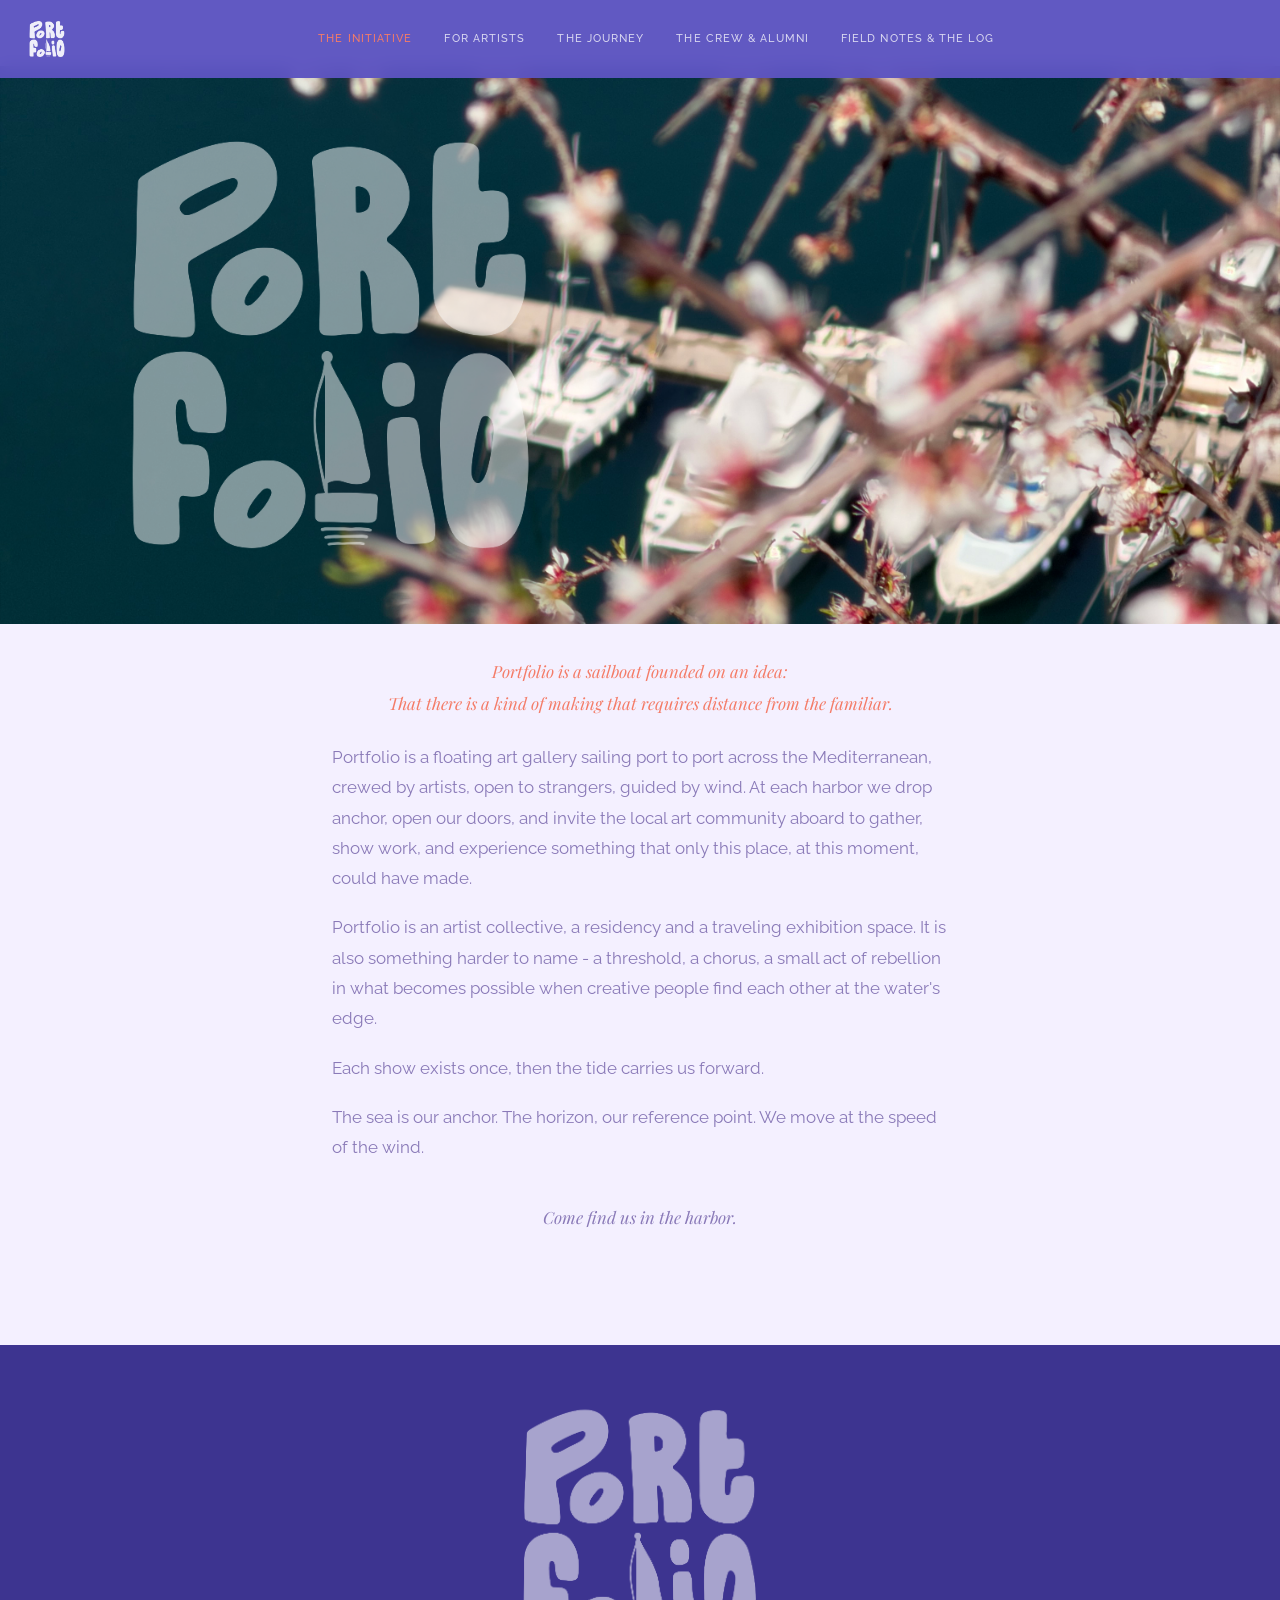
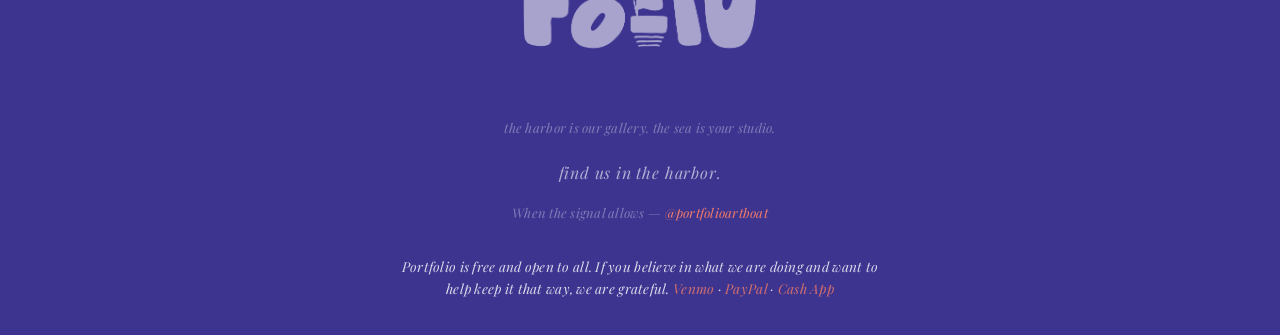
<file: index.html>
<!DOCTYPE html>
<html lang="en">
<head>
  <meta charset="UTF-8" />
  <meta name="viewport" content="width=device-width, initial-scale=1.0" />
  <title>Portfolio — The Initiative</title>
  <link rel="preconnect" href="https://fonts.googleapis.com" />
  <link rel="preconnect" href="https://fonts.gstatic.com" crossorigin />
  <link href="https://fonts.googleapis.com/css2?family=Playfair+Display:ital,wght@0,400;0,700;1,400&family=Raleway:wght@400;500;600;700&display=swap" rel="stylesheet" />
  <link rel="icon" type="image/png" href="logo3.png" />
  <link rel="stylesheet" href="style.css?v=4" />
</head>
<body>

<!-- HORIZONTAL NAV — all pages across the top -->
<nav class="nav-horizontal">
  <a href="index.html"><img src="logo3.png" class="nav-logo" alt="Portfolio" /></a>
  <a href="index.html" class="active">The Initiative</a>
  <a href="artists.html">For Artists</a>
  <a href="map.html">The Journey</a>
  <a href="about.html">The Crew & Alumni</a>
  <a href="field-notes.html">Field Notes & The Log</a>
</nav>

<!-- PHOTO HEADER -->
<div class="home-photo">
  <img src="logo3.png" alt="Portfolio" class="photo-overlay-logo" />
</div>

<!-- INITIATIVE COPY -->
<div class="home-copy">
  <p class="frame-line" style="text-align: center; margin-bottom: 0.1rem; color: var(--gold);">Portfolio is a sailboat founded on an idea:</p>
  <p class="frame-line" style="text-align: center; margin-top: 0; margin-bottom: 1.5rem; color: var(--gold);">That there is a kind of making that requires distance from the familiar.</p>

  <p>Portfolio is a floating art gallery sailing port to port across the Mediterranean, crewed by artists, open to strangers, guided by wind. At each harbor we drop anchor, open our doors, and invite the local art community aboard to gather, show work, and experience something that only this place, at this moment, could have made.</p>

  <p>Portfolio is an artist collective, a residency and a traveling exhibition space. It is also something harder to name - a threshold, a chorus, a small act of rebellion in what becomes possible when creative people find each other at the water's edge.</p>

  <p>Each show exists once, then the tide carries us forward.</p>

  <p>The sea is our anchor. The horizon, our reference point. We move at the speed of the wind.</p>

  <p class="frame-line closing" style="text-align: center;">Come find us in the harbor.</p>
</div>

<footer>
  <a href="index.html"><img src="logo3.png" alt="Portfolio" class="footer-logo" /></a>
  <p class="footer-tagline">the harbor is our gallery. the sea is your studio.</p>
  <p class="footer-close"><a href="map.html">find us in the harbor.</a></p>
  <p class="footer-tagline" style="margin-top: 1rem;">When the signal allows — <a href="https://instagram.com/portfolioartboat">@portfolioartboat</a></p>
  <p class="footer-tagline" style="margin-top: 2rem; font-size: 0.85rem; opacity: 0.81; color: #ffffff; max-width: 480px; margin-left: auto; margin-right: auto; line-height: 1.6;">Portfolio is free and open to all. If you believe in what we are doing and want to help keep it that way, we are grateful. <a href="https://venmo.com/u/jalahala77">Venmo</a> · <a href="https://paypal.me/jalahala77">PayPal</a> · <a href="https://cash.app/$jalahala77">Cash App</a></p>
</footer>

</body>
</html>
</file>
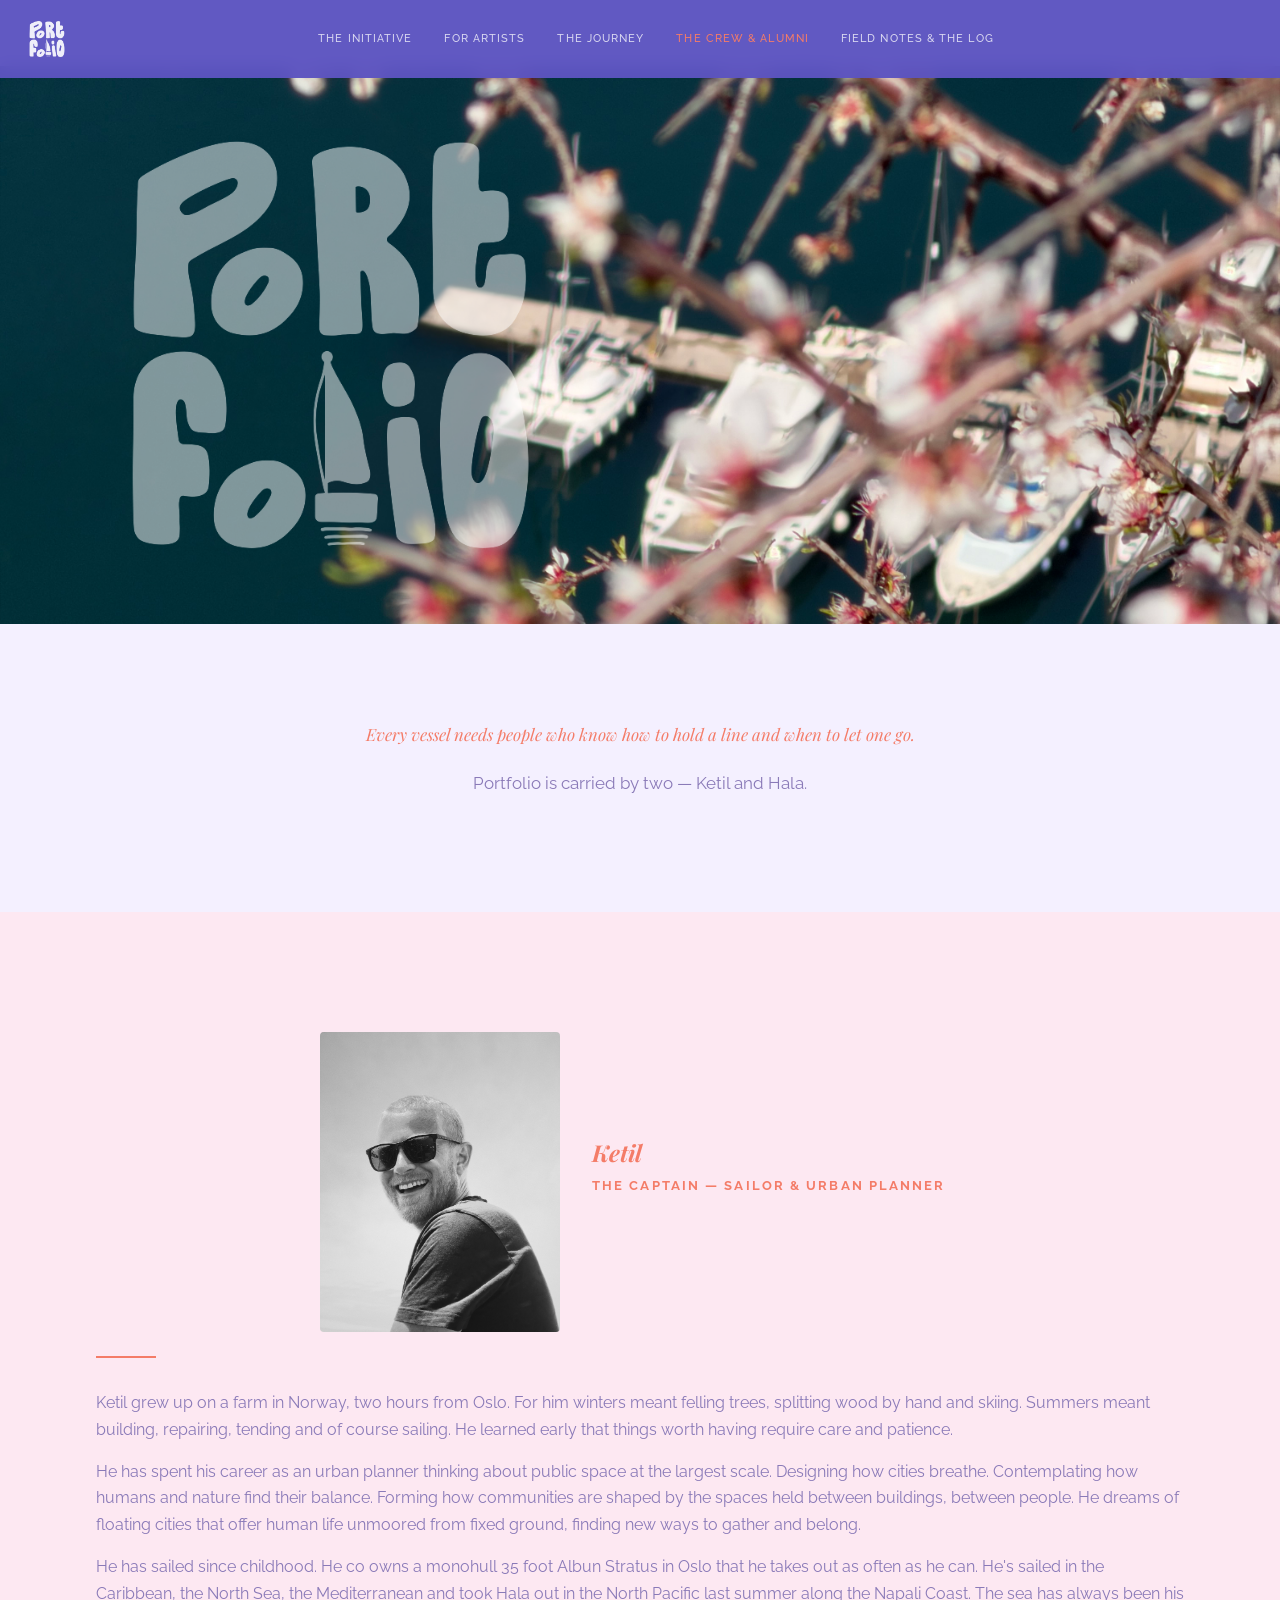
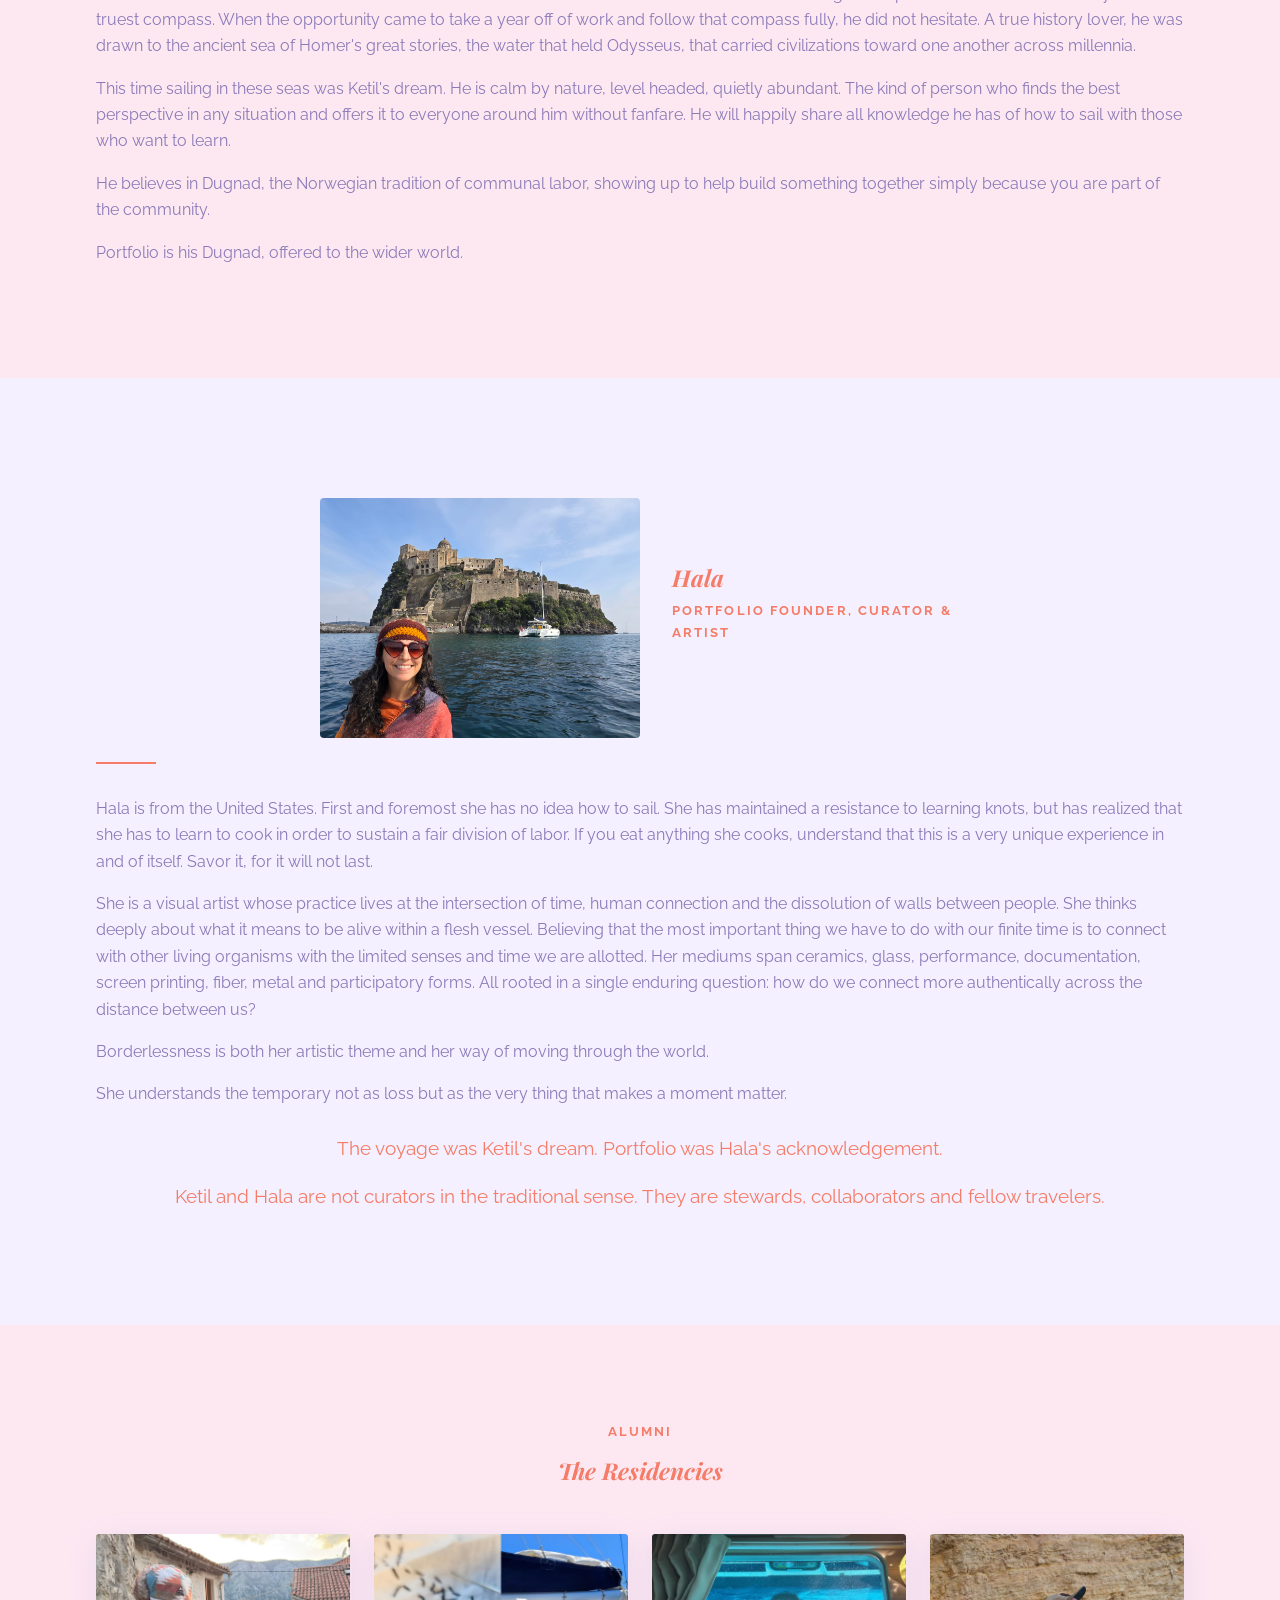
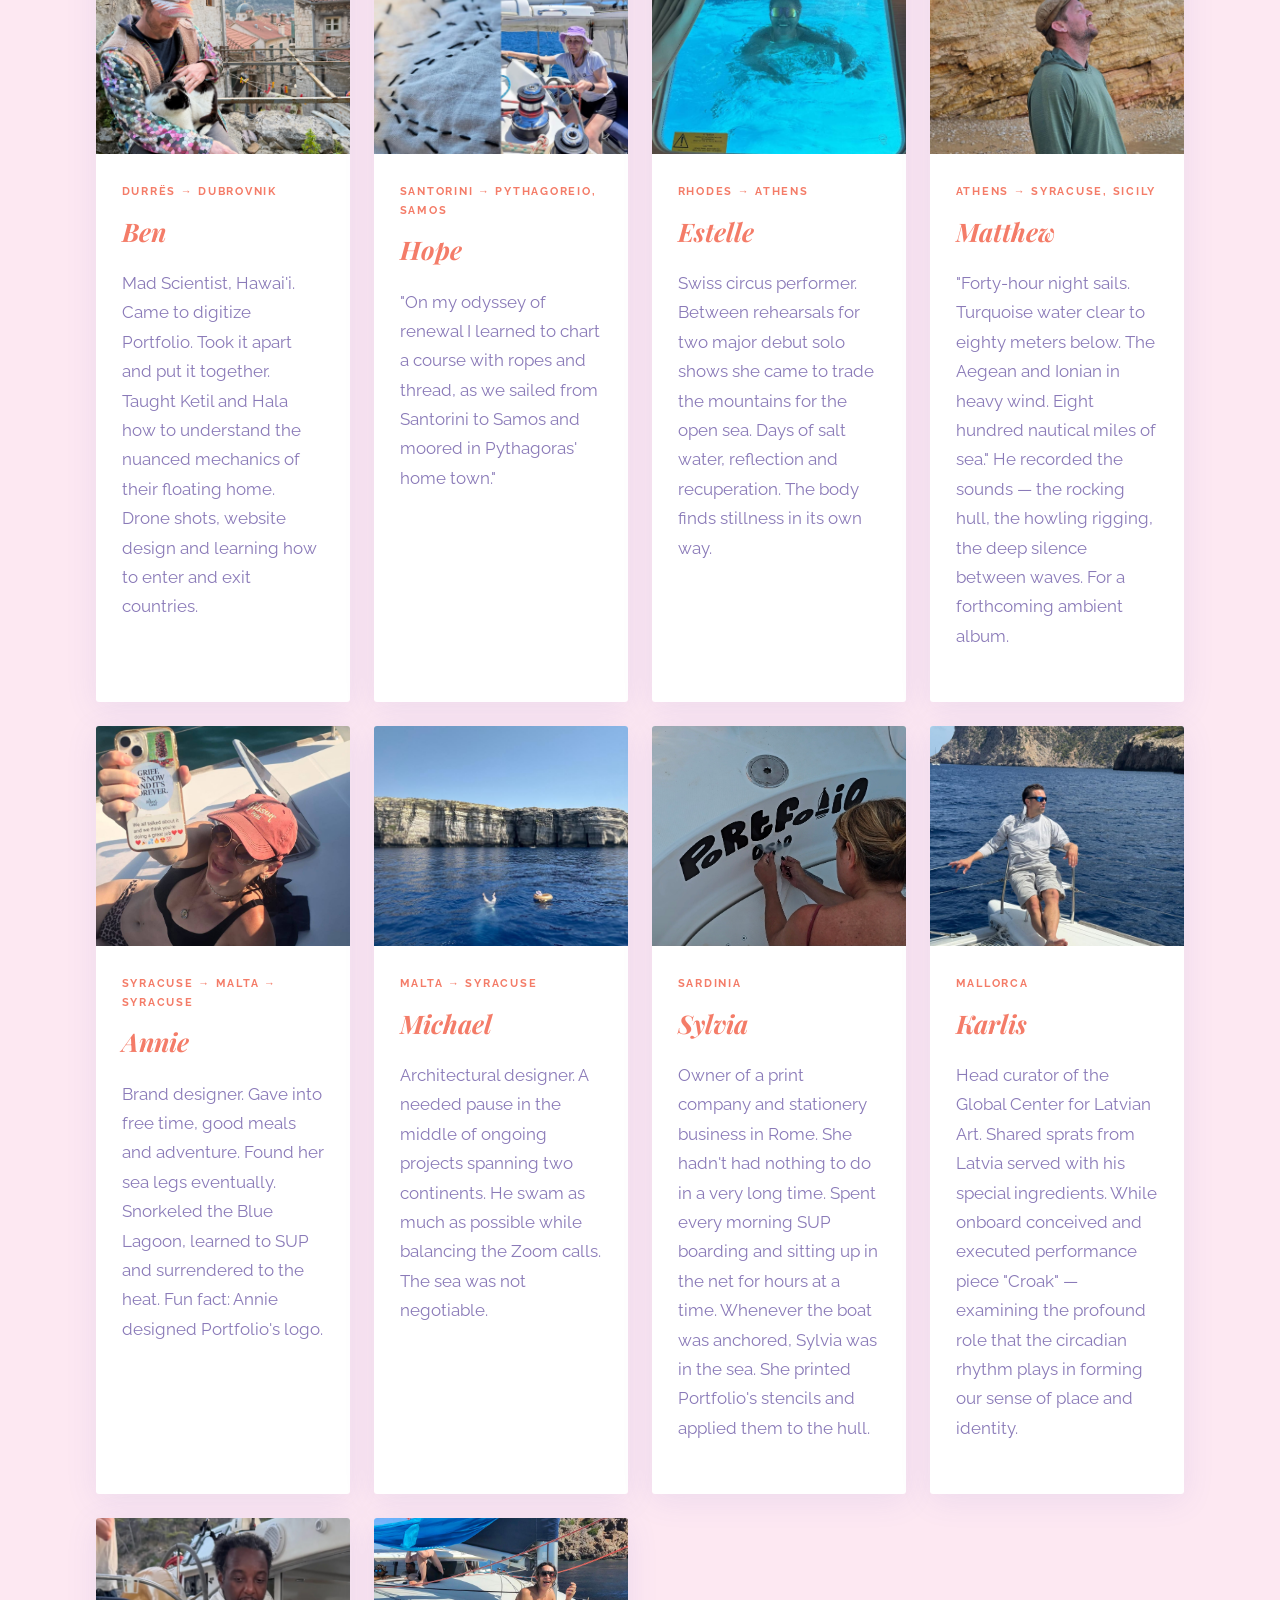
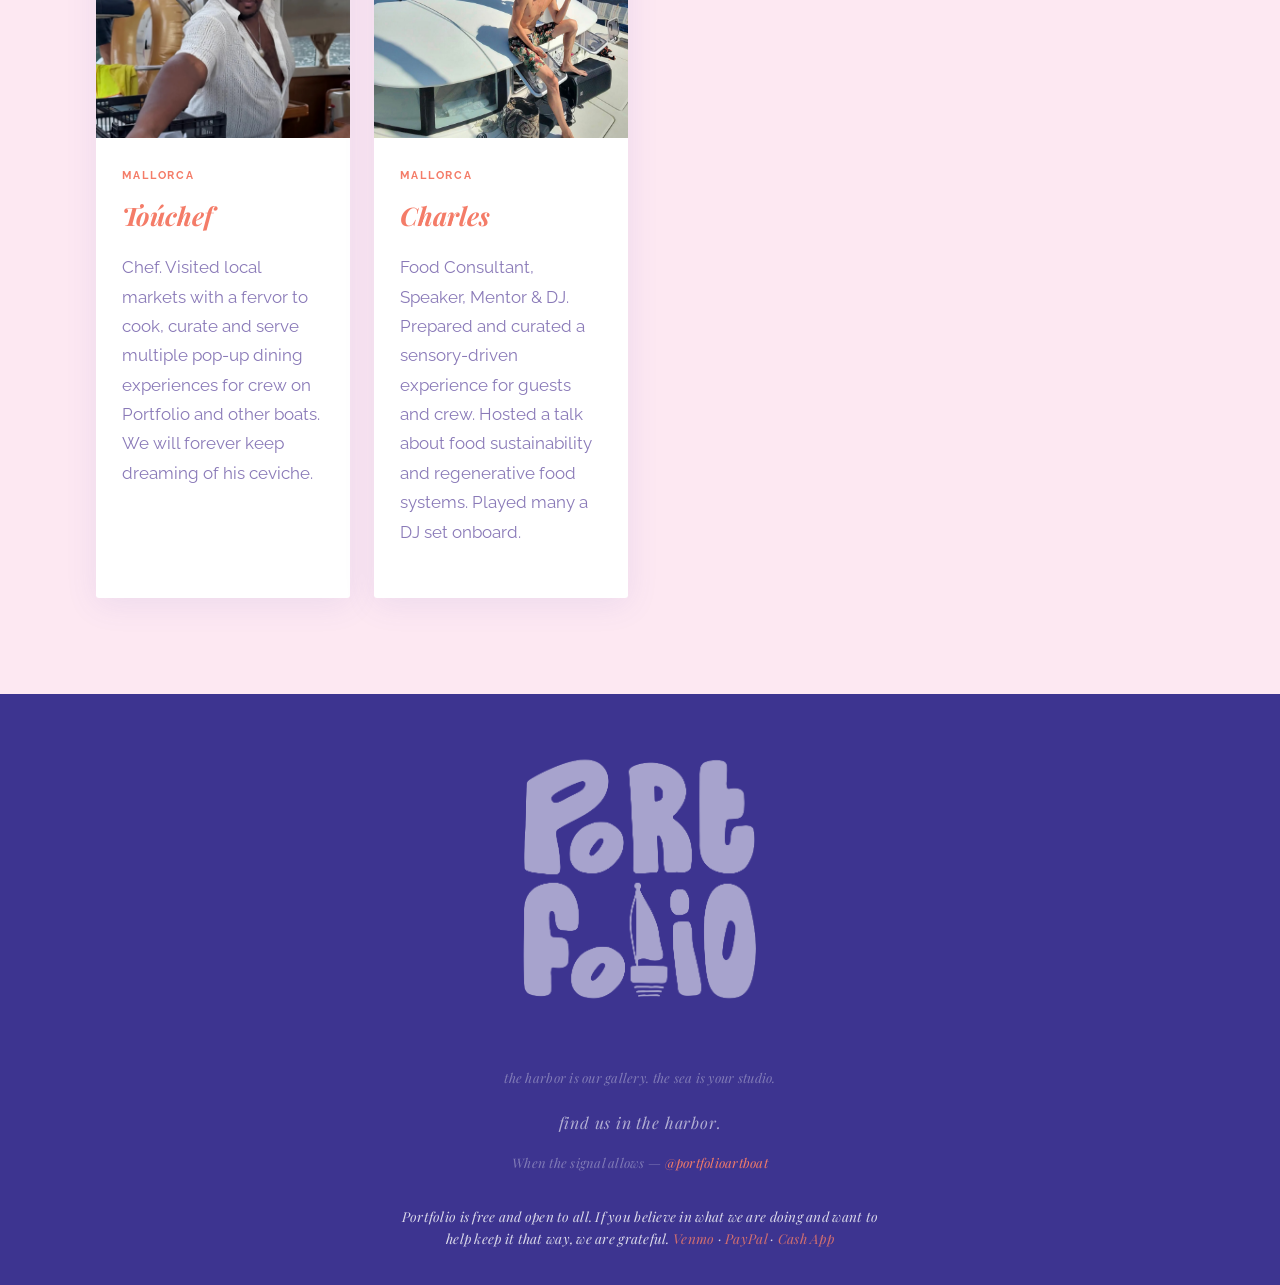
<file: about.html>
<!DOCTYPE html>
<html lang="en">
<head>
  <meta charset="UTF-8" />
  <meta name="viewport" content="width=device-width, initial-scale=1.0" />
  <title>The Crew & Alumni — Portfolio</title>
  <link rel="preconnect" href="https://fonts.googleapis.com" />
  <link rel="preconnect" href="https://fonts.gstatic.com" crossorigin />
  <link href="https://fonts.googleapis.com/css2?family=Playfair+Display:ital,wght@0,400;0,700;1,400&family=Raleway:wght@400;500;600;700&display=swap" rel="stylesheet" />
  <link rel="icon" type="image/png" href="logo3.png" />
  <link rel="stylesheet" href="style.css?v=5" />
</head>
<body>

<nav class="nav-horizontal">
  <a href="index.html"><img src="logo3.png" class="nav-logo" alt="Portfolio" /></a>
  <a href="index.html">The Initiative</a>
  <a href="artists.html">For Artists</a>
  <a href="map.html">The Journey</a>
  <a href="about.html" class="active">The Crew & Alumni</a>
  <a href="field-notes.html">Field Notes & The Log</a>
</nav>

<div class="home-photo">
  <img src="logo3.png" alt="Portfolio" class="photo-overlay-logo" />
</div>


<section class="section" style="text-align: center;">
  <div style="max-width: 680px; margin: 0 auto;">
    <p class="frame-line" style="margin-left: auto; margin-right: auto; color: var(--gold);">Every vessel needs people who know how to hold a line and when to let one go.</p>
    <p>Portfolio is carried by two — Ketil and Hala.</p>
  </div>
</section>

<section class="section section-alt">
  <div class="crew-photo-wrap">
    <img src="ketil_portrait.jpg" alt="Ketil" class="crew-photo" />
    <div class="crew-photo-label">
      <h2 class="crew-name">Ketil</h2>
      <span class="crew-role">The Captain — Sailor & Urban Planner</span>
    </div>
  </div>
  <div class="divider"></div>
  <div class="crew-body">
    <p>Ketil grew up on a farm in Norway, two hours from Oslo. For him winters meant felling trees, splitting wood by hand and skiing. Summers meant building, repairing, tending and of course sailing. He learned early that things worth having require care and patience.</p>
    <p>He has spent his career as an urban planner thinking about public space at the largest scale. Designing how cities breathe. Contemplating how humans and nature find their balance. Forming how communities are shaped by the spaces held between buildings, between people. He dreams of floating cities that offer human life unmoored from fixed ground, finding new ways to gather and belong.</p>
    <p>He has sailed since childhood. He co owns a monohull 35 foot Albun Stratus in Oslo that he takes out as often as he can. He's sailed in the Caribbean, the North Sea, the Mediterranean and took Hala out in the North Pacific last summer along the Napali Coast. The sea has always been his truest compass. When the opportunity came to take a year off of work and follow that compass fully, he did not hesitate. A true history lover, he was drawn to the ancient sea of Homer's great stories, the water that held Odysseus, that carried civilizations toward one another across millennia.</p>
    <p>This time sailing in these seas was Ketil's dream. He is calm by nature, level headed, quietly abundant. The kind of person who finds the best perspective in any situation and offers it to everyone around him without fanfare. He will happily share all knowledge he has of how to sail with those who want to learn.</p>
    <p>He believes in Dugnad, the Norwegian tradition of communal labor, showing up to help build something together simply because you are part of the community.</p>
    <p>Portfolio is his Dugnad, offered to the wider world.</p>
  </div>
</section>

<section class="section">
  <div class="crew-photo-wrap">
    <img src="hala_dinghy.jpg" alt="Hala" class="crew-photo" style="width: 320px; height: 240px; object-position: center 20%;" />
    <div class="crew-photo-label">
      <h2 class="crew-name">Hala</h2>
      <span class="crew-role">Portfolio Founder, Curator & Artist</span>
    </div>
  </div>
  <div class="divider"></div>
  <div class="crew-body">
    <p>Hala is from the United States. First and foremost she has no idea how to sail. She has maintained a resistance to learning knots, but has realized that she has to learn to cook in order to sustain a fair division of labor. If you eat anything she cooks, understand that this is a very unique experience in and of itself. Savor it, for it will not last.</p>
    <p>She is a visual artist whose practice lives at the intersection of time, human connection and the dissolution of walls between people. She thinks deeply about what it means to be alive within a flesh vessel. Believing that the most important thing we have to do with our finite time is to connect with other living organisms with the limited senses and time we are allotted. Her mediums span ceramics, glass, performance, documentation, screen printing, fiber, metal and participatory forms. All rooted in a single enduring question: how do we connect more authentically across the distance between us?</p>
    <p>Borderlessness is both her artistic theme and her way of moving through the world.</p>
    <p>She understands the temporary not as loss but as the very thing that makes a moment matter.</p>
    <p style="text-align: center; font-size: 1.2rem; margin-top: 1.5rem; color: var(--gold);">The voyage was Ketil's dream. Portfolio was Hala's acknowledgement.</p>
    <p style="text-align: center; font-size: 1.2rem; margin-top: 1rem; color: var(--gold);">Ketil and Hala are not curators in the traditional sense. They are stewards, collaborators and fellow travelers.</p>
  </div>
</section>

<section class="section section-alt">
  <div style="text-align: center; margin-bottom: 3rem;">
    <span class="section-label">Alumni</span>
    <h2 style="margin-bottom: 0;">The Residencies</h2>
  </div>
  <div class="residency-cards">

    <div class="residency-card">
      <div class="residency-card-image" style="background-image: url('Ben_Residency.JPG'); background-size: cover; background-position: center;"></div>
      <div class="residency-card-body">
        <span class="residency-card-leg">Durrës → Dubrovnik</span>
        <h3 class="residency-card-name">Ben</h3>
        <p class="residency-card-desc">Mad Scientist, Hawai'i. Came to digitize Portfolio. Took it apart and put it together. Taught Ketil and Hala how to understand the nuanced mechanics of their floating home. Drone shots, website design and learning how to enter and exit countries.</p>
      </div>
    </div>

    <div class="residency-card">
      <div class="residency-card-image" style="background-image: url('Hope_Residency.jpg'); background-size: cover; background-position: center 40%;"></div>
      <div class="residency-card-body">
        <span class="residency-card-leg">Santorini → Pythagoreio, Samos</span>
        <h3 class="residency-card-name">Hope</h3>
        <p class="residency-card-desc">"On my odyssey of renewal I learned to chart a course with ropes and thread, as we sailed from Santorini to Samos and moored in Pythagoras' home town."</p>
      </div>
    </div>

    <div class="residency-card">
      <div class="residency-card-image" style="background-image: url('Estelle_Residency.jpg'); background-size: cover; background-position: center 50%;"></div>
      <div class="residency-card-body">
        <span class="residency-card-leg">Rhodes → Athens</span>
        <h3 class="residency-card-name">Estelle</h3>
        <p class="residency-card-desc">Swiss circus performer. Between rehearsals for two major debut solo shows she came to trade the mountains for the open sea. Days of salt water, reflection and recuperation. The body finds stillness in its own way.</p>
      </div>
    </div>

    <div class="residency-card">
      <div class="residency-card-image" style="background-image: url('Matt_Residency.jpg'); background-size: cover; background-position: 20% 40%;"></div>
      <div class="residency-card-body">
        <span class="residency-card-leg">Athens → Syracuse, Sicily</span>
        <h3 class="residency-card-name">Matthew</h3>
        <p class="residency-card-desc">"Forty-hour night sails. Turquoise water clear to eighty meters below. The Aegean and Ionian in heavy wind. Eight hundred nautical miles of sea." He recorded the sounds — the rocking hull, the howling rigging, the deep silence between waves. For a forthcoming ambient album.</p>
      </div>
    </div>

    <div class="residency-card">
      <div class="residency-card-image" style="background-image: url('Annie_Residency.jpg'); background-size: cover; background-position: center 30%;"></div>
      <div class="residency-card-body">
        <span class="residency-card-leg">Syracuse → Malta → Syracuse</span>
        <h3 class="residency-card-name">Annie</h3>
        <p class="residency-card-desc">Brand designer. Gave into free time, good meals and adventure. Found her sea legs eventually. Snorkeled the Blue Lagoon, learned to SUP and surrendered to the heat. Fun fact: Annie designed Portfolio's logo.</p>
      </div>
    </div>

    <div class="residency-card">
      <div class="residency-card-image" style="background-image: url('Michael_Residency.jpg'); background-size: cover; background-position: 55% center;"></div>
      <div class="residency-card-body">
        <span class="residency-card-leg">Malta → Syracuse</span>
        <h3 class="residency-card-name">Michael</h3>
        <p class="residency-card-desc">Architectural designer. A needed pause in the middle of ongoing projects spanning two continents. He swam as much as possible while balancing the Zoom calls. The sea was not negotiable.</p>
      </div>
    </div>

    <div class="residency-card">
      <div class="residency-card-image" style="background-image: url('Sylvia_Residency.jpg'); background-size: cover; background-position: center 65%;"></div>
      <div class="residency-card-body">
        <span class="residency-card-leg">Sardinia</span>
        <h3 class="residency-card-name">Sylvia</h3>
        <p class="residency-card-desc">Owner of a print company and stationery business in Rome. She hadn't had nothing to do in a very long time. Spent every morning SUP boarding and sitting up in the net for hours at a time. Whenever the boat was anchored, Sylvia was in the sea. She printed Portfolio's stencils and applied them to the hull.</p>
      </div>
    </div>

    <div class="residency-card">
      <div class="residency-card-image" style="background-image: url('Karlis_Residency.jpg'); background-size: cover; background-position: center 60%;"></div>
      <div class="residency-card-body">
        <span class="residency-card-leg">Mallorca</span>
        <h3 class="residency-card-name">Karlis</h3>
        <p class="residency-card-desc">Head curator of the Global Center for Latvian Art. Shared sprats from Latvia served with his special ingredients. While onboard conceived and executed performance piece "Croak" — examining the profound role that the circadian rhythm plays in forming our sense of place and identity.</p>
      </div>
    </div>

    <div class="residency-card">
      <div class="residency-card-image" style="background-image: url('Touchef_Residency.jpg'); background-size: cover; background-position: center 10%;"></div>
      <div class="residency-card-body">
        <span class="residency-card-leg">Mallorca</span>
        <h3 class="residency-card-name">Toúchef</h3>
        <p class="residency-card-desc">Chef. Visited local markets with a fervor to cook, curate and serve multiple pop-up dining experiences for crew on Portfolio and other boats. We will forever keep dreaming of his ceviche.</p>
      </div>
    </div>

    <div class="residency-card">
      <div class="residency-card-image" style="background-image: url('Charles_Residency.jpg'); background-size: cover; background-position: 95% 81%;"></div>
      <div class="residency-card-body">
        <span class="residency-card-leg">Mallorca</span>
        <h3 class="residency-card-name">Charles</h3>
        <p class="residency-card-desc">Food Consultant, Speaker, Mentor & DJ. Prepared and curated a sensory-driven experience for guests and crew. Hosted a talk about food sustainability and regenerative food systems. Played many a DJ set onboard.</p>
      </div>
    </div>

  </div>
</section>

<footer>
  <a href="index.html"><img src="logo3.png" alt="Portfolio" class="footer-logo" /></a>
  <p class="footer-tagline">the harbor is our gallery. the sea is your studio.</p>
  <p class="footer-close"><a href="map.html">find us in the harbor.</a></p>
  <p class="footer-tagline" style="margin-top: 1rem;">When the signal allows — <a href="https://instagram.com/portfolioartboat">@portfolioartboat</a></p>
  <p class="footer-tagline" style="margin-top: 2rem; font-size: 0.85rem; opacity: 0.81; color: #ffffff; max-width: 480px; margin-left: auto; margin-right: auto; line-height: 1.6;">Portfolio is free and open to all. If you believe in what we are doing and want to help keep it that way, we are grateful. <a href="https://venmo.com/u/jalahala77">Venmo</a> · <a href="https://paypal.me/jalahala77">PayPal</a> · <a href="https://cash.app/$jalahala77">Cash App</a></p>
</footer>

</body>
</html>
</file>
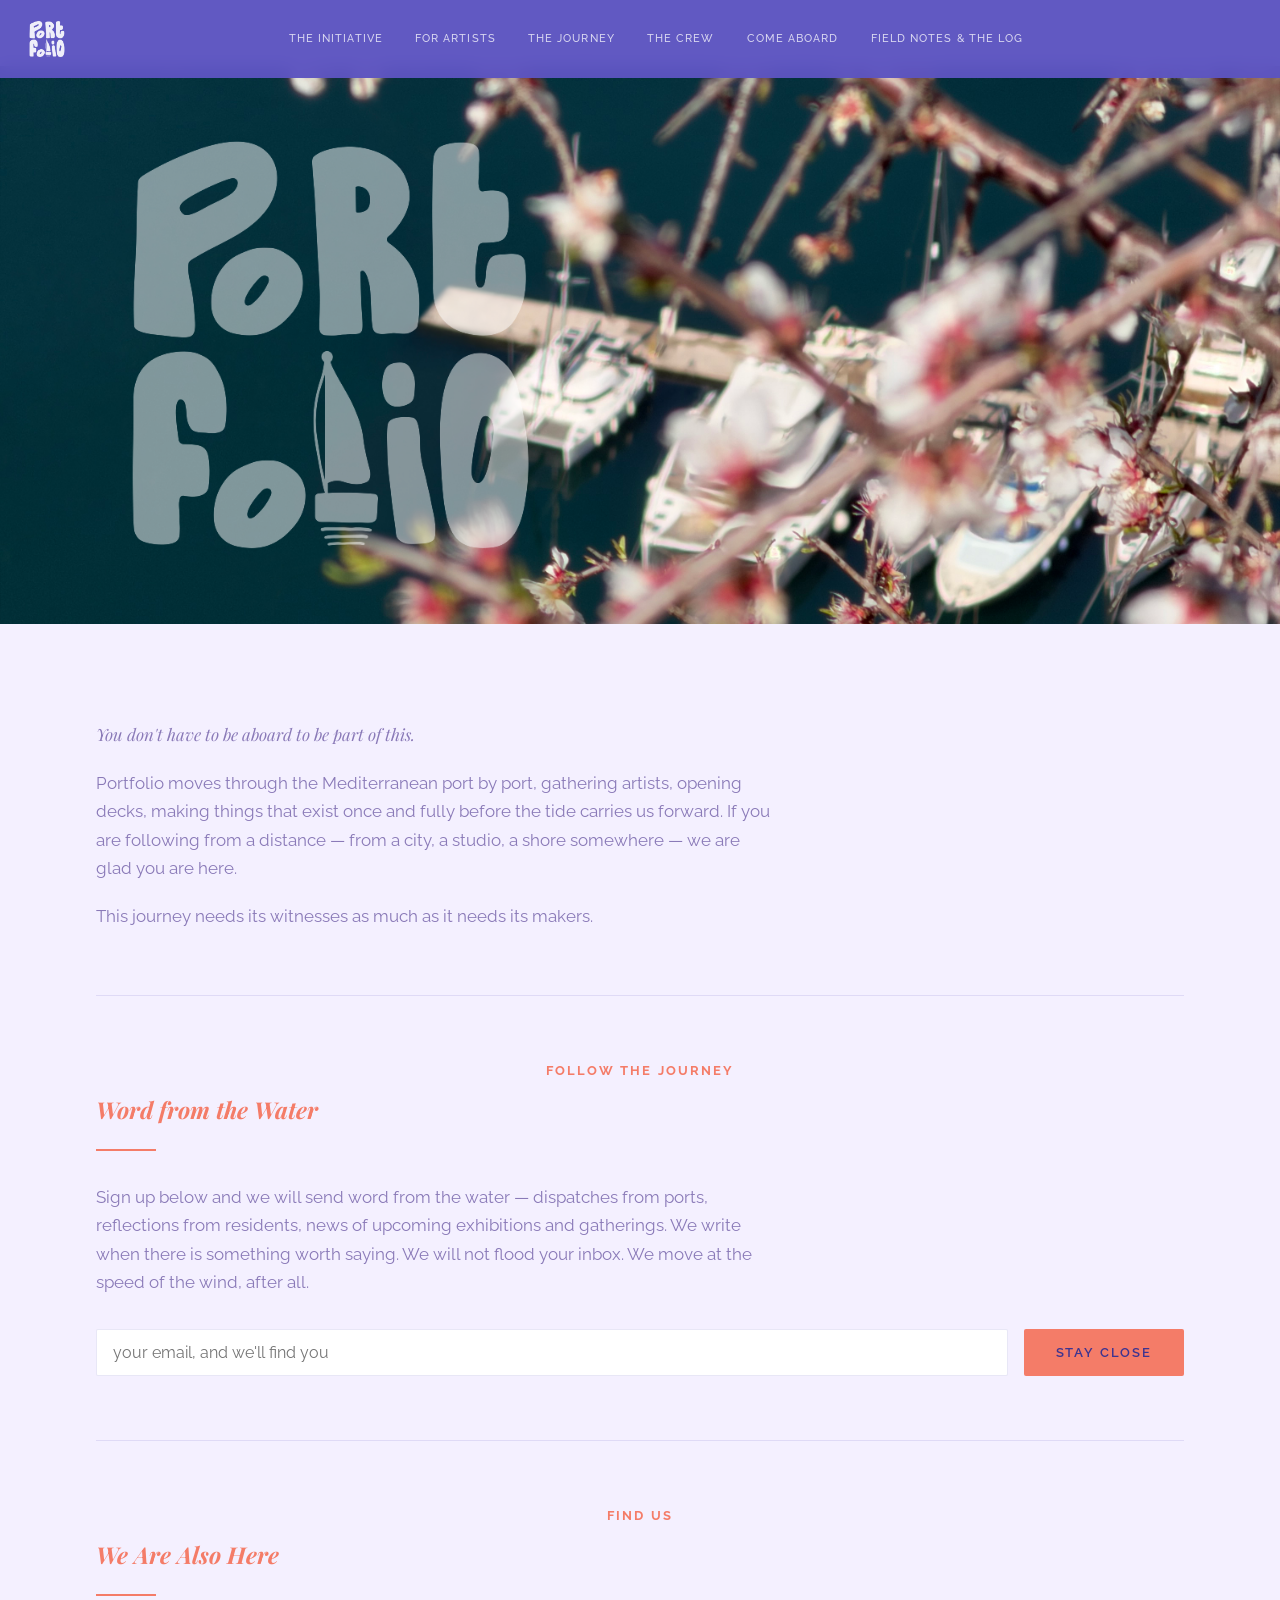
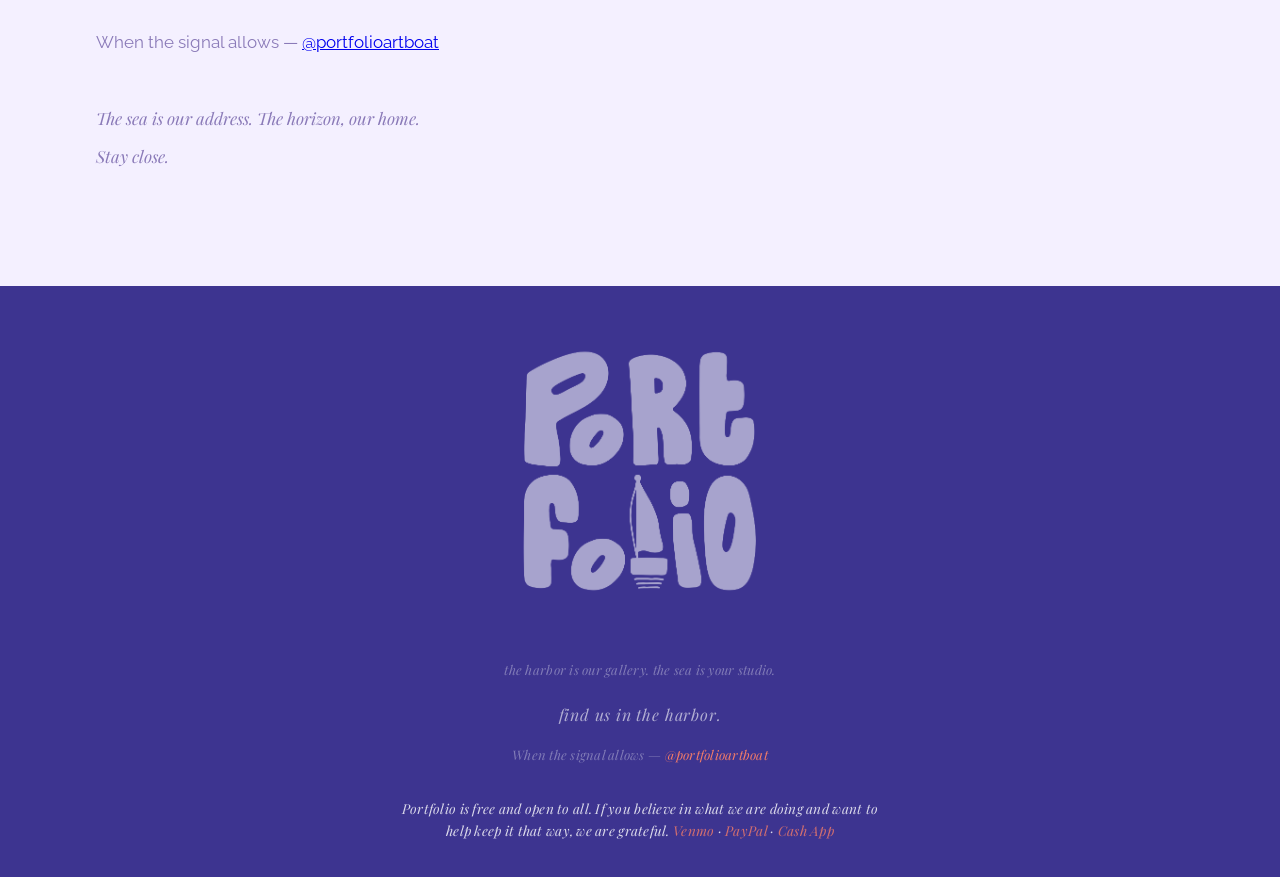
<file: stay-close.html>
<!DOCTYPE html>
<html lang="en">
<head>
  <meta charset="UTF-8" />
  <meta name="viewport" content="width=device-width, initial-scale=1.0" />
  <title>Stay Close — Portfolio</title>
  <link rel="preconnect" href="https://fonts.googleapis.com" />
  <link rel="preconnect" href="https://fonts.gstatic.com" crossorigin />
  <link href="https://fonts.googleapis.com/css2?family=Playfair+Display:ital,wght@0,400;0,700;1,400&family=Raleway:wght@400;500;600;700&display=swap" rel="stylesheet" />
  <link rel="icon" type="image/png" href="logo3.png" />
  <link rel="stylesheet" href="style.css?v=4" />
</head>
<body>

<nav class="nav-horizontal">
  <a href="index.html"><img src="logo3.png" class="nav-logo" alt="Portfolio" /></a>
  <a href="index.html">The Initiative</a>
  <a href="artists.html">For Artists</a>
  <a href="map.html">The Journey</a>
  <a href="about.html">The Crew</a>
  <a href="come-aboard.html">Come Aboard</a>
  <a href="field-notes.html">Field Notes & The Log</a>
</nav>

<div class="home-photo">
  <img src="logo3.png" alt="Portfolio" class="photo-overlay-logo" />
</div>


<section class="section">
  <p class="frame-line">You don't have to be aboard to be part of this.</p>
  <p>Portfolio moves through the Mediterranean port by port, gathering artists, opening decks, making things that exist once and fully before the tide carries us forward. If you are following from a distance — from a city, a studio, a shore somewhere — we are glad you are here.</p>
  <p>This journey needs its witnesses as much as it needs its makers.</p>

  <hr class="section-rule" />

  <span class="section-label">Follow the Journey</span>
  <h2 style="margin-top: 0.8rem; margin-bottom: 1rem;">Word from the Water</h2>
  <div class="divider"></div>
  <p>Sign up below and we will send word from the water — dispatches from ports, reflections from residents, news of upcoming exhibitions and gatherings. We write when there is something worth saying. We will not flood your inbox. We move at the speed of the wind, after all.</p>

  <form class="email-form" id="stay-close-form" onsubmit="handleSignup(event)">
    <input type="email" id="email" name="email" placeholder="your email, and we'll find you" required />
    <button type="submit" class="btn btn-primary">Stay Close</button>
  </form>
  <div class="form-success" id="signup-success">We'll find you on the water. Thank you for staying close.</div>

  <hr class="section-rule" />

  <span class="section-label">Find Us</span>
  <h2 style="margin-top: 0.8rem; margin-bottom: 1rem;">We Are Also Here</h2>
  <div class="divider"></div>
  <p>When the signal allows — <a href="https://instagram.com/portfolioartboat">@portfolioartboat</a></p>

  <p class="frame-line closing" style="margin-top: 3rem;">The sea is our address. The horizon, our home.</p>
  <p class="frame-line" style="margin-top: 0.5rem;">Stay close.</p>
</section>

<footer>
  <a href="index.html"><img src="logo3.png" alt="Portfolio" class="footer-logo" /></a>
  <p class="footer-tagline">the harbor is our gallery. the sea is your studio.</p>
  <p class="footer-close"><a href="map.html">find us in the harbor.</a></p>
  <p class="footer-tagline" style="margin-top: 1rem;">When the signal allows — <a href="https://instagram.com/portfolioartboat">@portfolioartboat</a></p>
  <p class="footer-tagline" style="margin-top: 2rem; font-size: 0.85rem; opacity: 0.81; color: #ffffff; max-width: 480px; margin-left: auto; margin-right: auto; line-height: 1.6;">Portfolio is free and open to all. If you believe in what we are doing and want to help keep it that way, we are grateful. <a href="https://venmo.com/u/jalahala77">Venmo</a> · <a href="https://paypal.me/jalahala77">PayPal</a> · <a href="https://cash.app/$jalahala77">Cash App</a></p>
</footer>

<script>
function handleSignup(e) {
  e.preventDefault();
  const form = document.getElementById('stay-close-form');
  const success = document.getElementById('signup-success');
  form.querySelectorAll('input, button').forEach(el => el.disabled = true);
  success.style.display = 'block';
}
</script>
</body>
</html>
</file>
<file: style.css>
/* ── Portfolio: Floating Art Gallery ── */

*, *::before, *::after { box-sizing: border-box; margin: 0; padding: 0; }

:root {
  --navy:   #3d3490;
  --teal:   #36bcc8;
  --sand:   #fde8f2;
  --cream:  #f4f0ff;
  --gold:   #f47c68;
  --text:   #100d36;
  --light:  #ffffff;
  --muted:  #8a7ab8;
  --border: rgba(92,84,192,0.14);
}

html {
  scroll-behavior: smooth;
  -webkit-text-size-adjust: 100%;
  text-size-adjust: 100%;
}

body {
  font-family: 'Raleway', sans-serif;
  background: var(--cream);
  color: var(--text);
  line-height: 1.7;
  overflow-x: hidden;
}

/* ── NAV ── */
nav {
  position: fixed;
  top: 0; left: 0; right: 0;
  z-index: 100;
  display: flex;
  align-items: center;
  justify-content: space-between;
  padding: 0 2rem;
  height: 78px;
  background: rgba(92, 84, 192, 0.97);
  backdrop-filter: blur(8px);
}

.nav-logo {
  text-decoration: none;
  display: flex;
  flex-direction: column;
  align-items: flex-start;
  gap: 0.18rem;
  flex-shrink: 0;
}

.nav-logo-img {
  height: 50px;
  width: auto;
  display: block;
  filter: brightness(0) invert(1);
  opacity: 0.92;
  transition: opacity 0.2s;
}

.nav-logo:hover .nav-logo-img { opacity: 1; }

.nav-tagline {
  font-family: 'Playfair Display', serif;
  font-style: italic;
  font-size: 0.6rem;
  color: rgba(255,255,255,0.42);
  letter-spacing: 0.02em;
  line-height: 1;
  white-space: nowrap;
}

/* ── NAV HAMBURGER ── */
.nav-toggle {
  background: none;
  border: none;
  cursor: pointer;
  display: flex;
  flex-direction: column;
  gap: 5px;
  padding: 6px;
  margin-right: 0.25rem;
}

.nav-toggle span {
  display: block;
  width: 24px;
  height: 2px;
  background: rgba(255,255,255,0.85);
  border-radius: 1px;
  transition: background 0.2s;
}

.nav-toggle:hover span { background: var(--gold); }

/* ── NAV OVERLAY ── */
.nav-overlay {
  position: fixed;
  inset: 0;
  z-index: 200;
  background: rgba(92, 84, 192, 0.98);
  backdrop-filter: blur(12px);
  display: flex;
  flex-direction: column;
  align-items: center;
  justify-content: center;
  opacity: 0;
  pointer-events: none;
  transition: opacity 0.28s ease;
}

.nav-overlay.is-open {
  opacity: 1;
  pointer-events: all;
}

.nav-close {
  position: absolute;
  top: 1.6rem;
  right: 2rem;
  background: none;
  border: none;
  color: rgba(255,255,255,0.7);
  font-size: 2rem;
  line-height: 1;
  cursor: pointer;
  transition: color 0.2s;
  font-family: 'Raleway', sans-serif;
}

.nav-close:hover { color: var(--gold); }

.nav-overlay-links {
  list-style: none;
  text-align: center;
  display: flex;
  flex-direction: column;
  gap: 1.8rem;
}

.nav-overlay-links a {
  font-family: 'Playfair Display', serif;
  font-size: clamp(1.4rem, 3vw, 2rem);
  color: rgba(255,255,255,0.8);
  text-decoration: none;
  letter-spacing: 0.03em;
  transition: color 0.2s;
}

.nav-overlay-links a:hover,
.nav-overlay-links a.active { color: var(--gold); }


/* ── HOME PAGE NAV (horizontal, with logo) ── */
.nav-horizontal {
  position: fixed;
  top: 0; left: 0; right: 0;
  z-index: 100;
  display: flex;
  align-items: center;
  justify-content: center;
  flex-wrap: wrap;
  padding: 0 2rem;
  min-height: 66px;
  background: rgba(92, 84, 192, 0.97);
  backdrop-filter: blur(8px);
  gap: 0.2rem 2rem;
}
.nav-logo {
  position: absolute;
  left: 1.25rem;
  top: 50%;
  transform: translateY(-50%);
  height: 54px;
  width: auto;
  opacity: 0.9;
  filter: brightness(0) invert(1);
  display: block;
}

.nav-horizontal a {
  color: rgba(255,255,255,0.75);
  text-decoration: none;
  font-size: 0.68rem;
  letter-spacing: 0.1em;
  text-transform: uppercase;
  font-weight: 500;
  transition: color 0.2s;
  white-space: nowrap;
  padding: 0.5rem 0;
}

.nav-horizontal a:hover,
.nav-horizontal a.active { color: var(--gold); }

/* ── HOME PHOTO HEADER ── */
.home-photo {
  width: 100%;
  height: 62vh;
  min-height: 380px;
  background: url('boat pic_re.V3.jpg') center/cover no-repeat;
  margin-top: 66px;
  position: relative;
  display: flex;
  align-items: center;
  justify-content: center;
  overflow: visible;
}
.photo-overlay-logo {
  height: 110%;
  width: auto;
  opacity: 0.5;
  filter: brightness(0) invert(1);
  pointer-events: none;
  user-select: none;
  position: absolute;
  left: 1.5rem;
}

/* ── HOME IDENTITY (logo + tagline below photo) ── */
.home-identity {
  display: flex;
  flex-direction: column;
  align-items: center;
  text-align: center;
  padding: 5rem 2rem 3rem;
  background: var(--cream);
}

.home-logo {
  height: clamp(100px, 16vw, 180px);
  width: auto;
  margin-bottom: 1.6rem;
  opacity: 0.82;
}

.home-tagline-text {
  font-family: 'Playfair Display', serif;
  font-style: italic;
  font-size: clamp(1rem, 2vw, 1.3rem);
  color: var(--muted);
  letter-spacing: 0.03em;
}

/* ── PAGE TITLE (below photo, all inner pages) ── */
.page-title {
  padding: 4rem 6rem 3rem;
  background: var(--cream);
  border-bottom: 1px solid var(--border);
}

.page-title .section-label { display: block; margin-bottom: 1rem; }

.page-title h1 {
  font-family: 'Playfair Display', serif;
  font-size: clamp(2.5rem, 5vw, 4.5rem);
  color: var(--navy);
  line-height: 1.15;
  max-width: 700px;
}

.page-title p {
  color: var(--muted);
  max-width: 560px;
  margin-top: 1.2rem;
  font-size: 1.1rem;
  line-height: 1.7;
}

/* ── HOME INITIATIVE COPY ── */
.home-copy {
  max-width: 680px;
  margin: 0 auto;
  padding: 2rem 2rem 7rem;
}

.home-copy .section-label {
  display: block;
  margin-bottom: 1.2rem;
}

.home-copy p {
  font-size: 1.05rem;
  color: var(--muted);
  line-height: 1.8;
  margin-bottom: 1.2rem;
}

/* ── HERO LOGO ── */
.hero-logo {
  position: absolute;
  right: 5rem;
  top: 50%;
  transform: translateY(-50%);
  width: clamp(180px, 22vw, 320px);
  opacity: 0.13;
  pointer-events: none;
  filter: brightness(0) invert(1);
}

@media (max-width: 900px) {
  .hero-logo { display: none; }
}

/* ── HERO ── */
.hero {
  min-height: 100vh;
  display: flex;
  flex-direction: column;
  justify-content: center;
  align-items: flex-start;
  padding: 7rem 6rem 5rem;
  background: linear-gradient(160deg, rgba(92,84,192,0.30) 0%, rgba(140,60,180,0.22) 52%, rgba(54,188,200,0.18) 100%), url('boat pic_re.V3.jpg') center/cover no-repeat;
  position: relative;
  overflow: hidden;
}

.hero::after {
  content: '';
  position: absolute;
  inset: 0;
  background: url("data:image/svg+xml,%3Csvg width='60' height='60' viewBox='0 0 60 60' xmlns='http://www.w3.org/2000/svg'%3E%3Cg fill='none' fill-rule='evenodd'%3E%3Cg fill='%23ffffff' fill-opacity='0.025'%3E%3Cpath d='M36 34v-4h-2v4h-4v2h4v4h2v-4h4v-2h-4zm0-30V0h-2v4h-4v2h4v4h2V6h4V4h-4zM6 34v-4H4v4H0v2h4v4h2v-4h4v-2H6zM6 4V0H4v4H0v2h4v4h2V6h4V4H6z'/%3E%3C/g%3E%3C/g%3E%3C/svg%3E");
  pointer-events: none;
}

.hero-eyebrow {
  font-size: 0.78rem;
  letter-spacing: 0.22em;
  text-transform: uppercase;
  color: var(--gold);
  margin-bottom: 1.2rem;
  font-weight: 600;
}

.hero h1 {
  font-family: 'Playfair Display', serif;
  font-size: clamp(3rem, 7vw, 6rem);
  color: var(--light);
  line-height: 1.1;
  max-width: 700px;
  margin-bottom: 1.5rem;
}

.hero p {
  color: rgba(255,255,255,0.72);
  font-size: 1.15rem;
  max-width: 560px;
  margin-bottom: 2.5rem;
  line-height: 1.8;
}

.hero-cta {
  display: flex;
  gap: 1rem;
  flex-wrap: wrap;
}

/* ── BUTTONS ── */
.btn {
  display: inline-block;
  padding: 0.85rem 2rem;
  border-radius: 2px;
  font-size: 0.82rem;
  letter-spacing: 0.14em;
  text-transform: uppercase;
  font-weight: 600;
  text-decoration: none;
  transition: all 0.22s;
  cursor: pointer;
  border: none;
  font-family: 'Raleway', sans-serif;
}

.btn-primary {
  background: var(--gold);
  color: var(--navy);
}
.btn-primary:hover { background: #e0604e; transform: translateY(-2px); }

.btn-outline {
  background: transparent;
  color: var(--light);
  border: 1.5px solid rgba(255,255,255,0.4);
}
.btn-outline:hover {
  border-color: var(--gold);
  color: var(--gold);
  transform: translateY(-2px);
}

.btn-dark {
  background: var(--navy);
  color: var(--light);
}
.btn-dark:hover { background: #4840a8; transform: translateY(-2px); }

/* ── SECTIONS ── */
.section {
  padding: 6rem 6rem;
}

.section-alt {
  background: var(--sand);
}

.section-dark {
  background: var(--navy);
  color: var(--light);
}

.section-label {
  font-size: 0.82rem;
  letter-spacing: 0.16em;
  text-transform: uppercase;
  color: var(--gold);
  font-weight: 700;
  font-family: 'Raleway', sans-serif;
  margin-bottom: 0.8rem;
  display: block;
  text-align: center;
}

.section h2 {
  font-family: 'Playfair Display', serif;
  font-size: 1.45rem;
  font-weight: 700;
  font-style: italic;
  line-height: 1.3;
  margin-bottom: 1.5rem;
  color: var(--gold);
}

.section-dark h2 { color: var(--gold); }

.section p {
  max-width: 680px;
  color: var(--muted);
  margin-bottom: 1.2rem;
  font-size: 1.05rem;
}

.section-dark p { color: rgba(255,255,255,0.68); }

/* ── GRID / CARDS ── */
.cards {
  display: grid;
  grid-template-columns: repeat(auto-fit, minmax(280px, 1fr));
  gap: 2rem;
  margin-top: 3.5rem;
}

.card {
  background: var(--light);
  padding: 2.5rem 2rem;
  border-top: 3px solid var(--gold);
  box-shadow: 0 4px 24px rgba(0,0,0,0.06);
}

.section-alt .card { background: var(--cream); }

.card-icon {
  font-size: 2rem;
  margin-bottom: 1rem;
  display: block;
}

.card-icon-img {
  display: block;
  width: calc(100% + 4rem);
  margin: -2.5rem -2rem 1.5rem -2rem;
  height: 230px;
  object-fit: cover;
  object-position: center;
}

.card-icon-img.community-img {
  object-position: center top;
}

.card h3 {
  font-family: 'Playfair Display', serif;
  font-size: 1.2rem;
  font-weight: 700;
  font-style: italic;
  color: var(--gold);
  margin-bottom: 0.8rem;
}

.card p {
  font-size: 0.95rem;
  color: var(--muted);
  max-width: none;
  margin-bottom: 0;
}

/* ── DIVIDER ── */
.divider {
  width: 60px;
  height: 2px;
  background: var(--gold);
  margin: 1.5rem 0 2rem;
}

/* ── PAGE HEADER ── */
.page-header {
  padding: 9rem 6rem 4rem;
  background: linear-gradient(160deg, rgba(92,84,192,0.55) 0%, rgba(140,60,180,0.45) 60%, rgba(54,188,200,0.38) 100%), url('boat pic_re.V3.jpg') center/cover no-repeat;
}

.page-header .section-label { display: block; margin-bottom: 1rem; }
.page-header h1 {
  font-family: 'Playfair Display', serif;
  font-size: clamp(2.5rem, 5vw, 4.5rem);
  color: var(--light);
  line-height: 1.15;
  max-width: 700px;
}

.page-header p {
  color: rgba(255,255,255,0.7);
  max-width: 560px;
  margin-top: 1.2rem;
  font-size: 1.1rem;
}

/* ── FORM ── */
.form-grid {
  display: grid;
  grid-template-columns: 1fr 1fr;
  gap: 1.5rem;
}

.form-group {
  display: flex;
  flex-direction: column;
  gap: 0.45rem;
}

.form-group.full { grid-column: 1 / -1; }

label {
  font-size: 0.78rem;
  letter-spacing: 0.12em;
  text-transform: uppercase;
  font-weight: 600;
  color: var(--navy);
}

input, textarea, select {
  font-family: 'Raleway', sans-serif;
  font-size: 1rem;
  padding: 0.8rem 1rem;
  border: 1.5px solid var(--border);
  background: var(--light);
  color: var(--text);
  border-radius: 2px;
  transition: border-color 0.2s, box-shadow 0.2s;
  outline: none;
  width: 100%;
}

input:focus, textarea:focus, select:focus {
  border-color: var(--teal);
  box-shadow: 0 0 0 3px rgba(54,188,200,0.22);
}

textarea { resize: vertical; min-height: 140px; }

.form-note {
  font-size: 0.82rem;
  color: var(--muted);
  margin-top: 0.4rem;
}

.form-success {
  display: none;
  padding: 1.2rem 1.5rem;
  background: rgba(54,188,200,0.10);
  border-left: 3px solid var(--teal);
  color: var(--teal);
  font-weight: 600;
  margin-top: 1.5rem;
}

/* ── SPECS TABLE ── */
.specs-table {
  width: 100%;
  border-collapse: collapse;
  margin-top: 2rem;
}

.specs-table tr {
  border-bottom: 1px solid var(--border);
}

.specs-table tr:last-child { border-bottom: none; }

.specs-table td {
  padding: 1rem 1.2rem;
  font-size: 1rem;
}

.specs-table td:first-child {
  font-size: 0.78rem;
  letter-spacing: 0.1em;
  text-transform: uppercase;
  font-weight: 700;
  color: var(--muted);
  width: 40%;
}

.specs-table td:last-child {
  color: var(--navy);
  font-weight: 500;
}

.specs-table tr:nth-child(even) { background: rgba(248,244,255,0.7); }

/* ── MAP ── */
#map {
  height: 580px;
  width: 100%;
  border-top: 4px solid var(--gold);
}

.map-legend {
  display: flex;
  gap: 2rem;
  margin-top: 1.5rem;
  flex-wrap: wrap;
}

.legend-item {
  display: flex;
  align-items: center;
  gap: 0.6rem;
  font-size: 0.88rem;
  color: var(--navy);
  font-weight: 500;
}

.legend-dot {
  width: 14px;
  height: 14px;
  border-radius: 50%;
  flex-shrink: 0;
}

.legend-dot.current { background: var(--gold); border: 2px solid var(--navy); }
.legend-dot.planned { background: var(--teal); opacity: 0.8; }

/* ── FOOTER ── */
footer {
  background: var(--navy);
  color: rgba(255,255,255,0.55);
  text-align: center;
  padding: 0.3rem 2.5rem 1rem;
  font-size: 0.85rem;
  letter-spacing: 0.06em;
}

.footer-logo {
  display: block;
  margin: 0 auto 0.5rem;
  height: 360px;
  width: auto;
  opacity: 0.55;
  filter: brightness(0) invert(1);
}

.footer-tagline {
  font-family: 'Playfair Display', serif;
  font-style: italic;
  color: rgba(255,255,255,0.35);
  font-size: 0.82rem;
  margin-bottom: 1.2rem;
  letter-spacing: 0.02em;
}

.footer-close {
  font-family: 'Playfair Display', serif;
  font-style: italic;
  color: rgba(255,255,255,0.6);
  font-size: 1rem;
  margin-top: 0.6rem;
}
.footer-close a {
  color: inherit;
  text-decoration: none;
  transition: color 0.2s;
}
.footer-close a:hover {
  color: rgba(255,255,255,0.95);
}

footer a { color: var(--gold); text-decoration: none; }
footer strong { color: var(--light); }

/* ── FRAME LINES (italic opening / closing) ── */
.frame-line {
  font-family: 'Playfair Display', serif;
  font-style: italic;
  font-size: 1.1rem;
  color: var(--muted);
  line-height: 1.75;
  margin-bottom: 2rem;
  max-width: 680px;
}

.frame-line.large {
  font-size: 1.45rem;
  color: var(--navy);
}

/* ── CENTRED SECTION — frame-lines inherit centre alignment ── */
.section[style*="text-align: center"] .frame-line {
  margin-left: auto;
  margin-right: auto;
}

/* ── ARTISTS PAGE SPLIT COLUMNS ── */
.artists-split {
  display: grid;
  grid-template-columns: 1fr 1fr;
  gap: 3rem;
  margin: 2rem auto 3rem;
  max-width: 900px;
  text-align: left;
}

.artists-split-col p {
  text-align: left;
}

.artists-closing {
  max-width: 680px;
  margin: 0 auto 2rem;
  text-align: center;
}

.artists-closing p {
  font-family: 'Playfair Display', serif;
  font-style: italic;
  font-size: 1.1rem;
  font-weight: 700;
  color: var(--gold);
  line-height: 1.4;
  margin-bottom: 0.5rem;
}

/* ── ARTISTS SUBHEAD (same size as opener, dark not orange) ── */
h2.artists-subhead {
  font-family: 'Playfair Display', serif;
  font-style: italic;
  font-size: 1.1rem;
  font-weight: 700;
  color: var(--gold);
  line-height: 1.3;
  margin-bottom: 2rem;
}

/* ── ARTISTS INTRO COPY (matches homepage layout) ── */
.artists-intro {
  max-width: 680px;
  margin: 0 auto 2.5rem;
  text-align: left;
}

.artists-intro p {
  font-size: 1.05rem;
  color: var(--muted);
  line-height: 1.8;
  margin-bottom: 1.2rem;
}

/* ── ARTISTS PAGE OPENER ── */
.artists-opener,
.section p.artists-opener {
  font-family: 'Playfair Display', serif;
  font-style: italic;
  font-size: 1.1rem;
  font-weight: 700;
  color: var(--gold);
  line-height: 1.75;
  margin-bottom: 2.5rem;
  max-width: 900px;
  margin-left: auto;
  margin-right: auto;
}

.frame-line.closing {
  margin-top: 2.5rem;
  margin-bottom: 0;
}

/* ── SECTION RULE ── */
.section-rule {
  border: none;
  border-top: 1px solid var(--border);
  margin: 4rem 0;
}

/* ── TWO-WAY SPLIT ── */
.two-way {
  display: grid;
  grid-template-columns: 1fr 1fr;
  gap: 4rem;
  margin-top: 2rem;
}

/* ── CREW BIOS ── */
.crew-photo-wrap {
  display: flex;
  align-items: center;
  gap: 2rem;
  margin: 1.5rem auto 0.75rem;
  max-width: 640px;
}

.crew-photo {
  display: block;
  flex-shrink: 0;
  width: 240px;
  height: 300px;
  object-fit: cover;
  object-position: center top;
  border-radius: 4px;
}

.crew-photo-label {
  text-align: left;
}

.crew-photo-label .crew-name {
  margin: 0 0 0.4rem;
}

.crew-photo-label .crew-role {
  display: block;
}
.crew-name {
  font-family: 'Playfair Display', serif;
  font-size: 1.5rem;
  font-weight: 700;
  font-style: italic;
  color: var(--gold);
  margin-bottom: 0.3rem;
}

.crew-role {
  font-size: 0.82rem;
  letter-spacing: 0.16em;
  text-transform: uppercase;
  color: var(--gold);
  font-weight: 700;
  font-family: 'Raleway', sans-serif;
  margin-bottom: 1.8rem;
}

.crew-body p {
  font-size: 0.97rem;
  color: var(--muted);
  margin-bottom: 1rem;
  max-width: none;
}

/* ── LOG ENTRIES ── */
.log-entries {
  margin-top: 3rem;
  display: flex;
  flex-direction: column;
  gap: 4rem;
}

.log-entry {
  border-left: 2px solid var(--border);
  padding-left: 2rem;
}

.log-meta {
  font-size: 0.82rem;
  letter-spacing: 0.16em;
  text-transform: uppercase;
  color: var(--gold);
  font-weight: 700;
  font-family: 'Raleway', sans-serif;
  margin-bottom: 0.8rem;
  overflow-wrap: break-word;
  word-break: break-word;
}

.log-entry h3 {
  font-family: 'Playfair Display', serif;
  font-size: 1.3rem;
  font-weight: 700;
  font-style: italic;
  color: var(--gold);
  margin-bottom: 1rem;
}

.log-entry p {
  font-size: 0.95rem;
  color: var(--muted);
  margin-bottom: 0.8rem;
  max-width: 640px;
}

.log-entry em {
  display: block;
  font-family: 'Playfair Display', serif;
  font-size: 0.92rem;
  color: var(--navy);
  opacity: 0.6;
  margin-top: 0.5rem;
}

/* ── ARCHIVE ── */
.archive-grid {
  display: grid;
  grid-template-columns: repeat(auto-fill, minmax(190px, 1fr));
  gap: 1.5rem;
  margin-top: 3rem;
}

.archive-card {
  background: var(--light);
  padding: 1.4rem 1.2rem;
  border-top: 2px solid var(--border);
}

.archive-port {
  font-size: 0.65rem;
  letter-spacing: 0.14em;
  text-transform: uppercase;
  color: var(--gold);
  font-weight: 700;
  margin-bottom: 0.5rem;
}

.archive-card h4 {
  font-family: 'Playfair Display', serif;
  font-size: 1.1rem;
  font-weight: 700;
  font-style: italic;
  color: var(--gold);
  margin-bottom: 0.25rem;
}

.archive-medium {
  font-size: 0.8rem;
  color: var(--muted);
}

/* ── IMAGE DIVIDER ── */
.img-divider {
  width: 100%;
  height: 300px;
  background: url('boat pic_re.V3.jpg') center/cover no-repeat;
  opacity: 0.65;
}

/* ── STAY CLOSE ── */
.email-form {
  display: flex;
  gap: 1rem;
  margin-top: 2rem;
  flex-wrap: wrap;
}

.email-form input[type="email"] {
  flex: 1;
  min-width: 220px;
}

/* ── COME ABOARD OPENER ── */
.come-aboard-opener,
.section p.come-aboard-opener {
  font-family: 'Playfair Display', serif;
  font-style: italic;
  font-size: 1.45rem;
  font-weight: 700;
  color: var(--gold);
  line-height: 1.3;
  margin-bottom: 2rem;
  max-width: 720px;
  margin-left: auto;
  margin-right: auto;
}

.come-aboard-intro {
  max-width: 640px;
  margin: 0 auto;
  text-align: left;
}

.come-aboard-intro p {
  font-size: 1.05rem;
  color: var(--muted);
  line-height: 1.8;
  margin-bottom: 1.2rem;
}

/* ── RESIDENCY CARDS ── */
.residency-cards {
  display: grid;
  grid-template-columns: repeat(4, 1fr);
  gap: 1.5rem;
  max-width: 1300px;
  margin: 0 auto;
}

.residency-card {
  background: var(--light);
  border-radius: 3px;
  overflow: hidden;
  box-shadow: 0 6px 32px rgba(92,84,192,0.10);
  display: flex;
  flex-direction: column;
}

.residency-card-image {
  width: 100%;
  height: 220px;
  flex-shrink: 0;
}

.residency-card-body {
  padding: 1.8rem 1.6rem 2rem;
  display: flex;
  flex-direction: column;
  flex: 1;
}

.residency-card-leg {
  font-size: 0.68rem;
  letter-spacing: 0.16em;
  text-transform: uppercase;
  color: var(--gold);
  font-weight: 700;
  margin-bottom: 0.5rem;
  display: block;
}

.residency-card-name {
  font-family: 'Playfair Display', serif;
  font-size: 1.6rem;
  font-weight: 700;
  font-style: italic;
  color: var(--gold);
  margin-bottom: 1rem;
}

.residency-card-desc {
  font-size: 0.92rem;
  color: var(--muted);
  line-height: 1.75;
  margin-bottom: 1.2rem;
  max-width: none;
}

.residency-card-quote {
  font-family: 'Playfair Display', serif;
  font-style: italic;
  font-size: 0.97rem;
  color: var(--navy);
  border-left: 2px solid var(--gold);
  padding-left: 1rem;
  margin-top: auto;
  line-height: 1.6;
}

/* ── RESPONSIVE ── */
@media (max-width: 900px) {
  nav { padding: 0 1.25rem; }
  .hero, .section, .page-header, .page-title { padding-left: 2rem; padding-right: 2rem; }
  .form-grid { grid-template-columns: 1fr; }
  .form-group.full { grid-column: 1; }
  .two-way { grid-template-columns: 1fr; gap: 2.5rem; }
  .residency-cards { grid-template-columns: repeat(2, 1fr); max-width: 760px; }
  .artists-split { grid-template-columns: 1fr; }
}

@media (max-width: 640px) {
  html, body { overflow-x: hidden; }

  .hero, .section, .page-header, .page-title { padding-left: 1.25rem; padding-right: 1.25rem; }

  .residency-cards { grid-template-columns: 1fr; max-width: 420px; }

  /* Solid navy strip fixed behind the nav to fill the gap above page content */
  body::before {
    content: '';
    position: fixed;
    top: 0;
    left: 0;
    right: 0;
    height: 150px;
    background: rgb(92, 84, 192);
    z-index: 99;
    pointer-events: none;
  }

  /* Logo sits centred at top; links wrap in rows beneath it */
  .nav-horizontal {
    min-height: auto;
    padding: 50px 0.75rem 0.75rem;
    gap: 0.35rem 1rem;
    justify-content: center;
    align-items: center;
    overflow: visible;
    background: rgb(92, 84, 192);
    backdrop-filter: none;
  }

  .nav-horizontal a {
    font-size: 0.6rem;
    padding: 0.3rem 0;
  }

  .nav-logo {
    position: absolute;
    top: 0.5rem;
    left: 50%;
    transform: translateX(-50%);
    height: 38px;
  }

  .home-photo {
    margin-top: 150px;
  }

  .photo-overlay-logo {
    height: auto !important;
    width: 38% !important;
    left: 0 !important;
    top: 34.59% !important;
    transform: none !important;
  }

  .crew-photo-wrap {
    flex-direction: column;
    align-items: flex-start;
    gap: 1rem;
  }

  .crew-photo {
    width: 100%;
    height: 220px;
    object-position: center center;
  }
}
</file>
